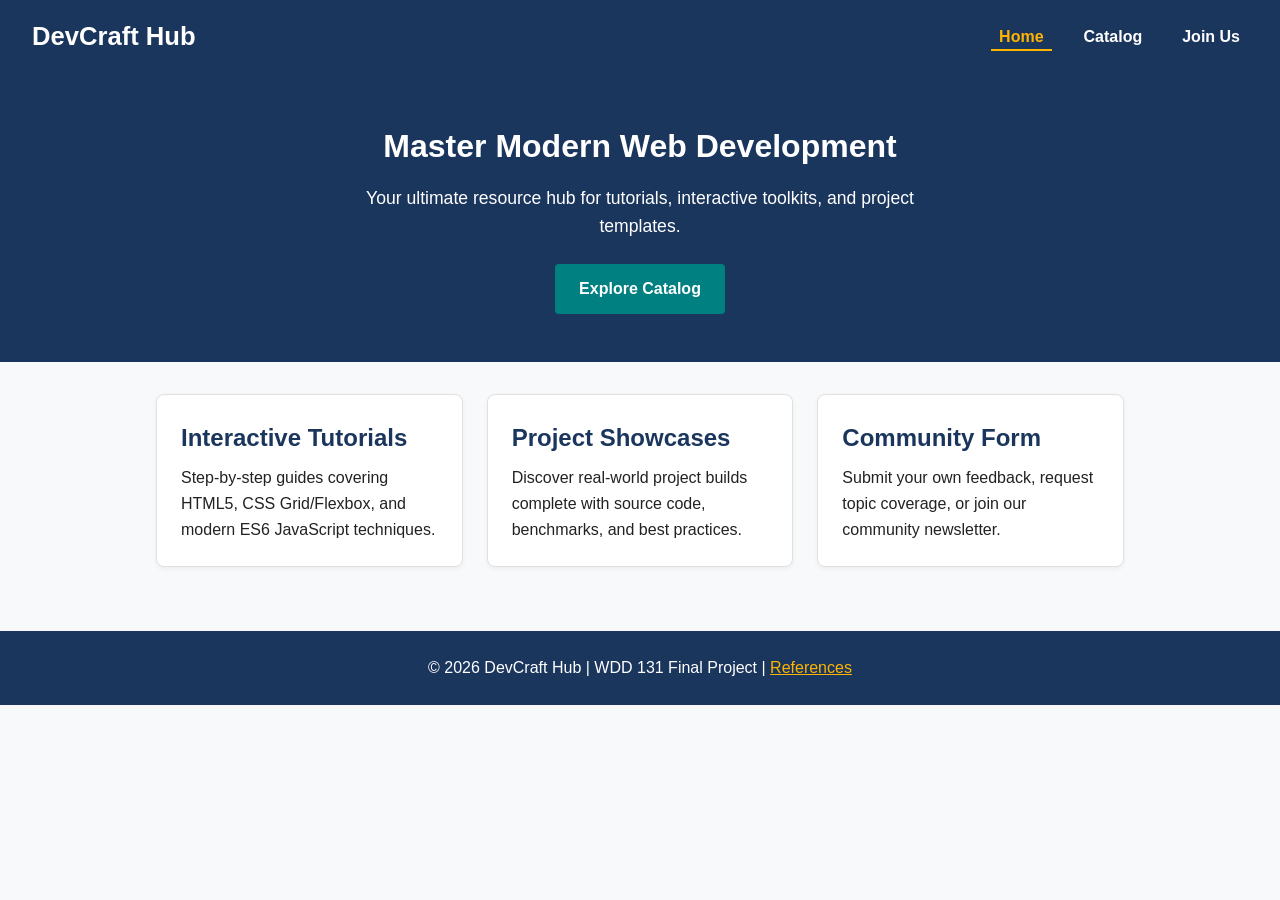
<file: project/index.html>
<!DOCTYPE html>
<html lang="en">
<head>
    <meta charset="UTF-8">
    <meta name="viewport" content="width=device-width, initial-scale=1.0">
    <title>DevCraft Hub - Home</title>
    <meta name="description" content="Explore DevCraft Hub web development resources, tutorials, and community project showcases.">
    <meta name="author" content="Your Name">
    <link rel="stylesheet" href="styles/style.css">
    <script src="scripts/main.js" defer></script>
</head>
<body>
    <header>
        <div class="logo">
            <a href="index.html">DevCraft Hub</a>
        </div>
        <nav>
            <ul>
                <li><a href="index.html" class="active">Home</a></li>
                <li><a href="catalog.html">Catalog</a></li>
                <li><a href="form.html">Join Us</a></li>
            </ul>
        </nav>
    </header>

    <main>
        <section class="hero">
            <h1>Master Modern Web Development</h1>
            <p>Your ultimate resource hub for tutorials, interactive toolkits, and project templates.</p>
            <a href="catalog.html" class="btn">Explore Catalog</a>
        </section>

        <section class="features">
            <div class="card">
                <h2>Interactive Tutorials</h2>
                <p>Step-by-step guides covering HTML5, CSS Grid/Flexbox, and modern ES6 JavaScript techniques.</p>
            </div>
            <div class="card">
                <h2>Project Showcases</h2>
                <p>Discover real-world project builds complete with source code, benchmarks, and best practices.</p>
            </div>
            <div class="card">
                <h2>Community Form</h2>
                <p>Submit your own feedback, request topic coverage, or join our community newsletter.</p>
            </div>
        </section>
    </main>

    <footer>
        <p>&copy; 2026 DevCraft Hub | WDD 131 Final Project | <a href="references.html">References</a></p>
    </footer>
</body>
</html>
</file>
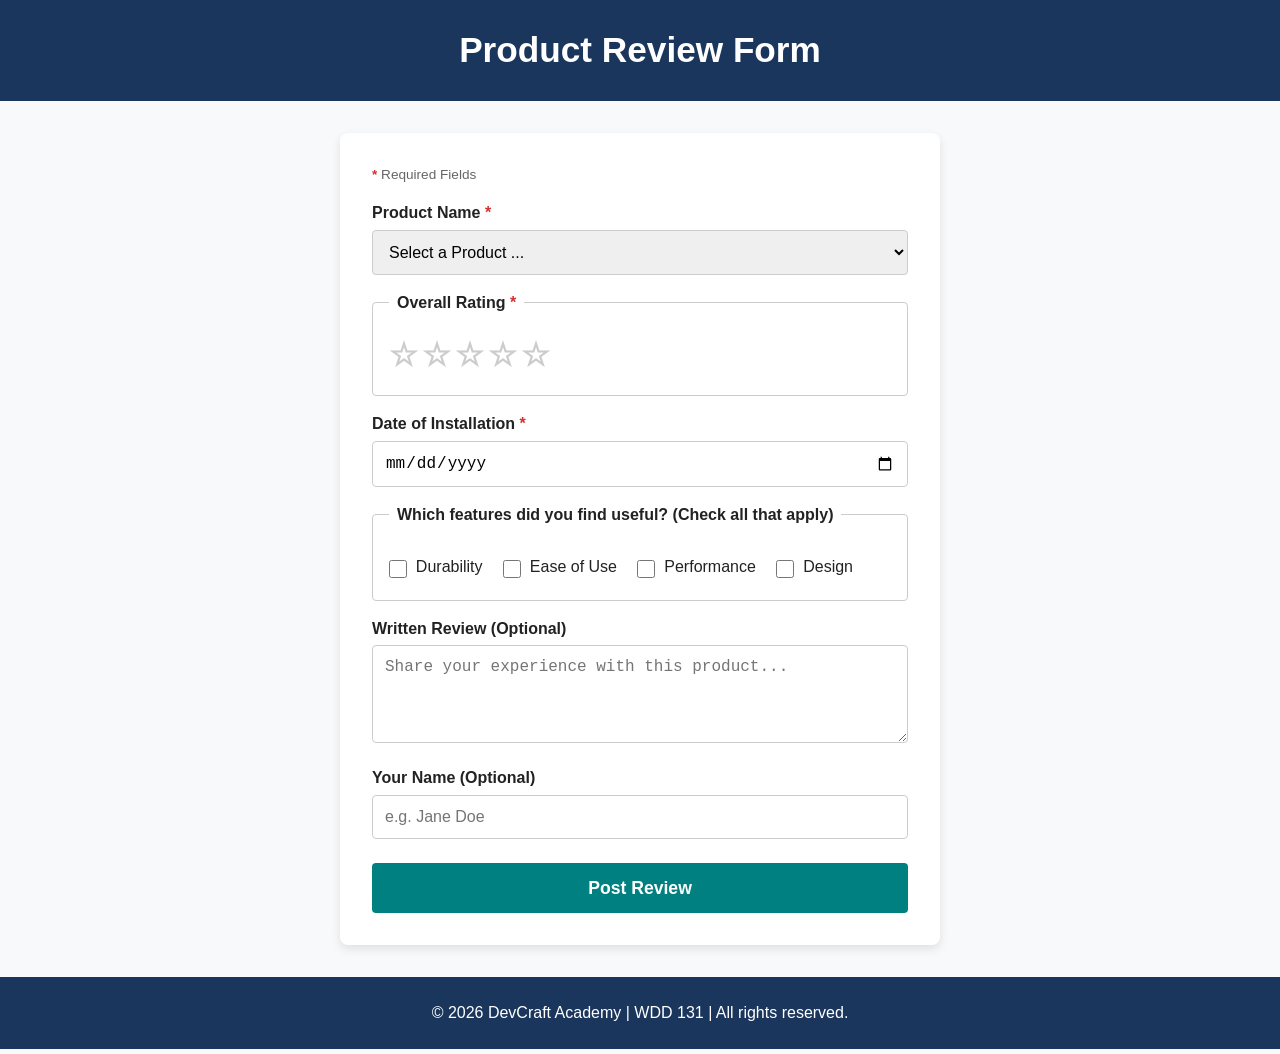
<file: form.html>
<!DOCTYPE html>
<html lang="en">
<head>
    <meta charset="UTF-8">
    <meta name="viewport" content="width=device-width, initial-scale=1.0">
    <title>Product Review - DevCraft Academy</title>
    <meta name="description" content="Submit a product review for DevCraft Academy learning materials and tools.">
    <meta name="author" content="Your Name">
    <link rel="stylesheet" href="styles/form.css">
    <script src="scripts/form.js" defer></script>
</head>
<body>
    <header>
        <h1>Product Review Form</h1>
    </header>

    <main>
        <form method="get" action="review.html" class="wf1">
            <p class="required-note"><span class="required">*</span> Required Fields</p>

            <!-- Product Name -->
            <label for="productName">Product Name <span class="required">*</span></label>
            <select id="productName" name="productName" required>
                <option value="" disabled selected>Select a Product ...</option>
            </select>

            <!-- Overall Rating -->
            <fieldset class="rating-fieldset">
                <legend>Overall Rating <span class="required">*</span></legend>
                <div class="rating">
                    <input type="radio" id="star5" name="rating" value="5" required><label for="star5" title="5 stars">☆</label>
                    <input type="radio" id="star4" name="rating" value="4" required><label for="star4" title="4 stars">☆</label>
                    <input type="radio" id="star3" name="rating" value="3" required><label for="star3" title="3 stars">☆</label>
                    <input type="radio" id="star2" name="rating" value="2" required><label for="star2" title="2 stars">☆</label>
                    <input type="radio" id="star1" name="rating" value="1" required><label for="star1" title="1 star">☆</label>
                </div>
            </fieldset>

            <!-- Date of Installation -->
            <label for="installDate">Date of Installation <span class="required">*</span></label>
            <input type="date" id="installDate" name="installDate" required>

           <!-- Useful Features -->
<fieldset class="checkbox-fieldset">
    <legend>Which features did you find useful? (Check all that apply)</legend>
    
    <input type="checkbox" id="feature-durability" name="features" value="durability">
    <label for="feature-durability">Durability</label>

    <input type="checkbox" id="feature-ease" name="features" value="ease_of_use">
    <label for="feature-ease">Ease of Use</label>

    <input type="checkbox" id="feature-performance" name="features" value="performance">
    <label for="feature-performance">Performance</label>

    <input type="checkbox" id="feature-design" name="features" value="design">
    <label for="feature-design">Design</label>
</fieldset>

            <!-- Written Review -->
            <label for="writtenReview">Written Review (Optional)</label>
            <textarea id="writtenReview" name="writtenReview" rows="4" placeholder="Share your experience with this product..."></textarea>

            <!-- User Name -->
            <label for="userName">Your Name (Optional)</label>
            <input type="text" id="userName" name="userName" placeholder="e.g. Jane Doe">

            <!-- Submit Button -->
            <input type="submit" value="Post Review" class="submit-btn">
        </form>
    </main>

    <footer>
        <p>&copy; 2026 DevCraft Academy | WDD 131 | All rights reserved.</p>
    </footer>
</body>
</html>
</file>
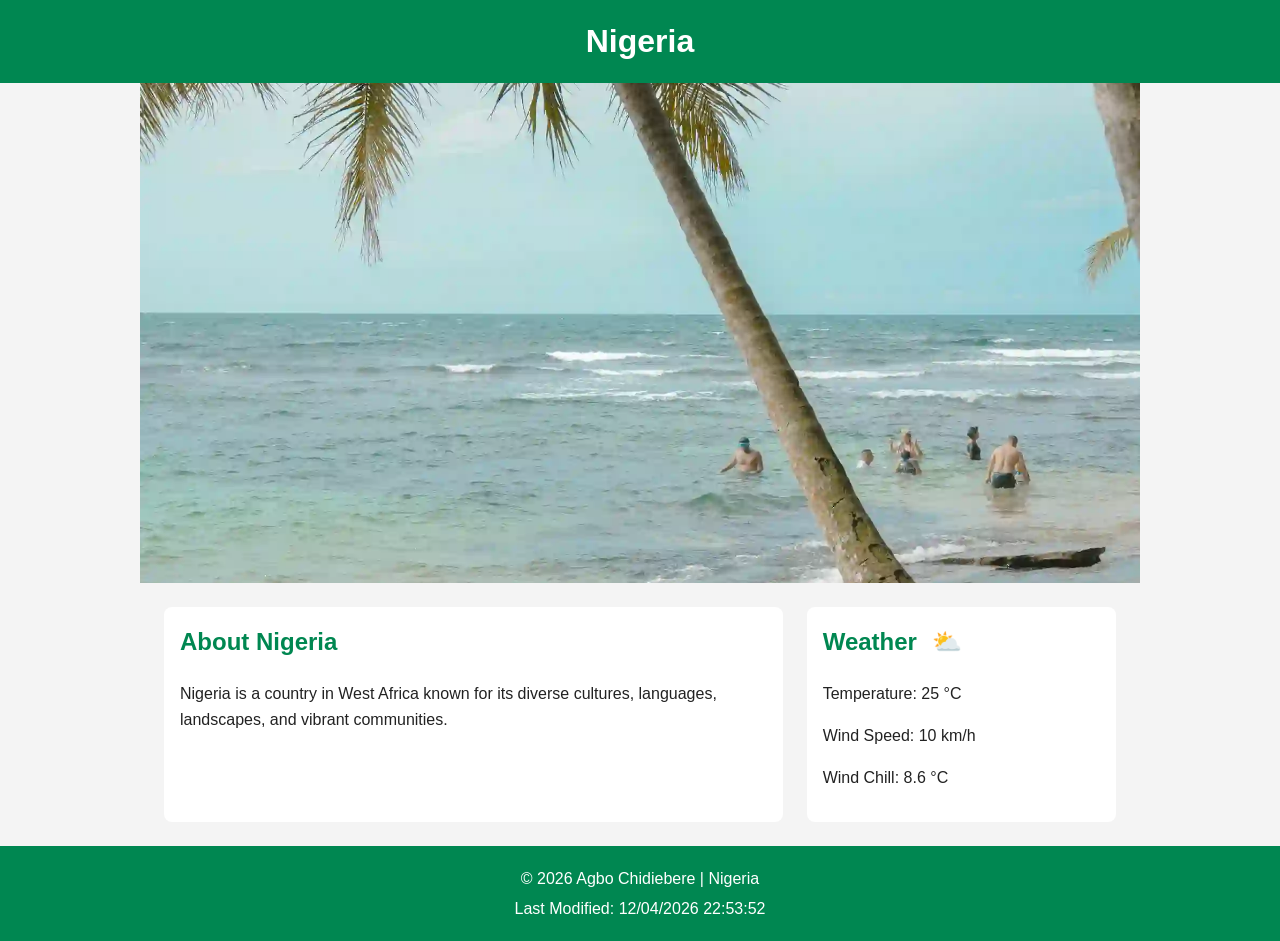
<file: place.html>
<!DOCTYPE html>
<html lang="en">
<head>
    <meta charset="UTF-8">
    <meta name="viewport" content="width=device-width, initial-scale=1.0">
    <meta name="description" content="Learn about Nigeria, its location, culture, and weather.">
    <meta name="author" content="Agbo Chidiebere">
    <title>Nigeria | Country Page</title>

    <link rel="stylesheet" href="styles/place.css">
    <script src="scripts/place.js" defer></script>
</head>

<body>
    <header>
        <h1>Nigeria</h1>
    </header>

    <main>
        <section class="hero">
            <picture>
                <source media="(min-width: 768px)" srcset="images/nigeria-large.webp">
                <img src="images/nigeria-small.webp" alt="A beautiful view of Nigeria" width="800" height="600">
            </picture>
        </section>

        <section class="content">
            <div class="about">
                <h2>About Nigeria</h2>
                <p>
                    Nigeria is a country in West Africa known for its diverse
                    cultures, languages, landscapes, and vibrant communities.
                </p>
            </div>

            <div class="weather">
                <h2>Weather</h2>
                <img class="weather-icon-mobile" src="images/weather.svg" alt="Partly cloudy weather">
                <p>Temperature: 25 °C</p>
                <p>Wind Speed: 10 km/h</p>
                <p>Wind Chill: <span id="windChill">N/A</span></p>
            </div>
        </section>
    </main>

    <footer>
        <p>&copy; <span id="currentYear"></span> Agbo
Chidiebere | Nigeria</p>
        <p>Last Modified: <span id="lastModified"></span></p>
    </footer>
</body>
</html>
</file>
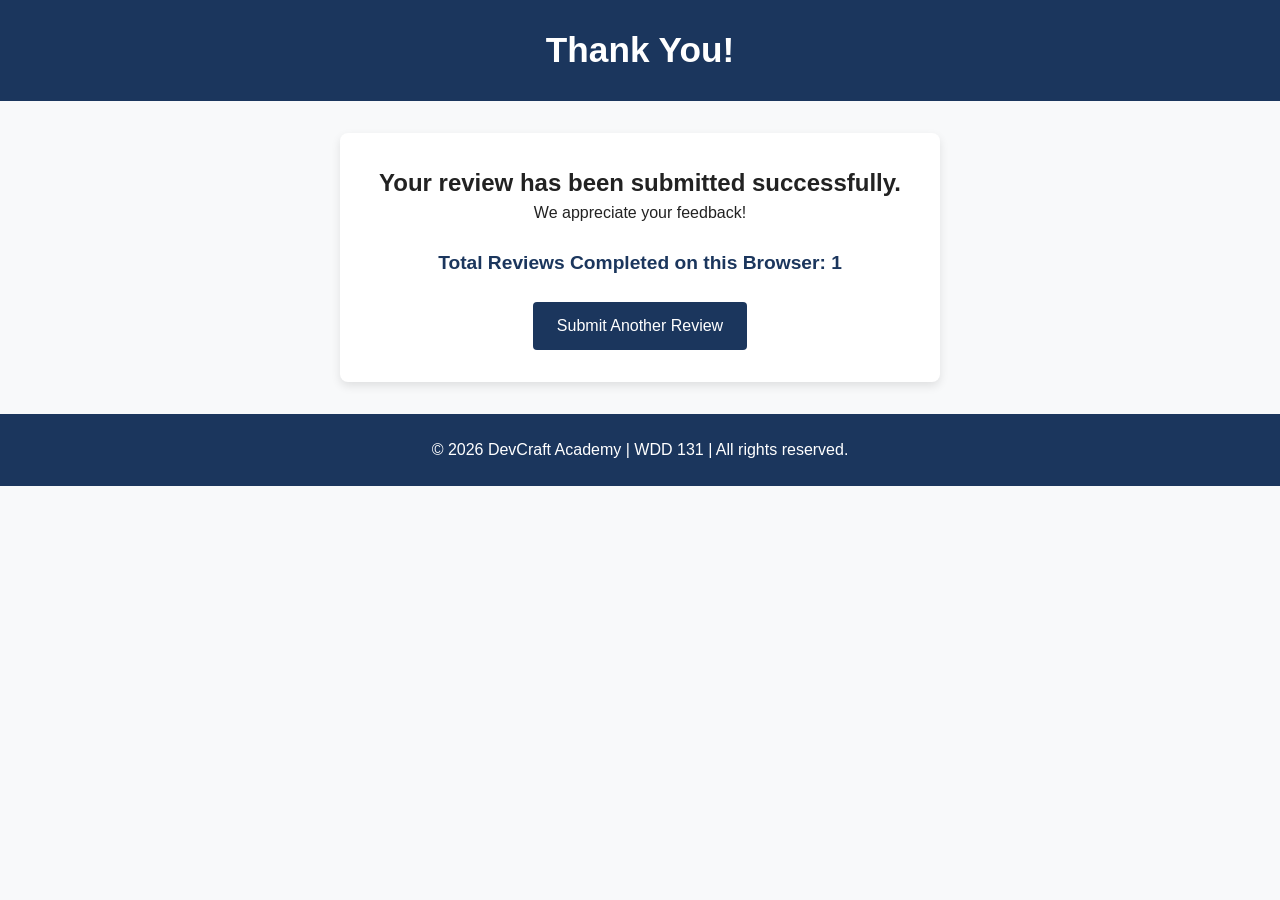
<file: review.html>
<!DOCTYPE html>
<html lang="en">
<head>
    <meta charset="UTF-8">
    <meta name="viewport" content="width=device-width, initial-scale=1.0">
    <title>Review Confirmation - DevCraft Academy</title>
    <link rel="stylesheet" href="styles/form.css">
    <script src="scripts/review.js" defer></script>
</head>
<body>
    <header>
        <h1>Thank You!</h1>
    </header>

    <main class="confirmation-container">
        <h2>Your review has been submitted successfully.</h2>
        <p>We appreciate your feedback!</p>
        <div class="counter-box">
            <p>Total Reviews Completed on this Browser: <span id="reviewCounter">0</span></p>
        </div>
        <a href="form.html" class="back-link">Submit Another Review</a>
    </main>

    <footer>
        <p>&copy; 2026 DevCraft Academy | WDD 131 | All rights reserved.</p>
    </footer>
</body>
</html>
</file>
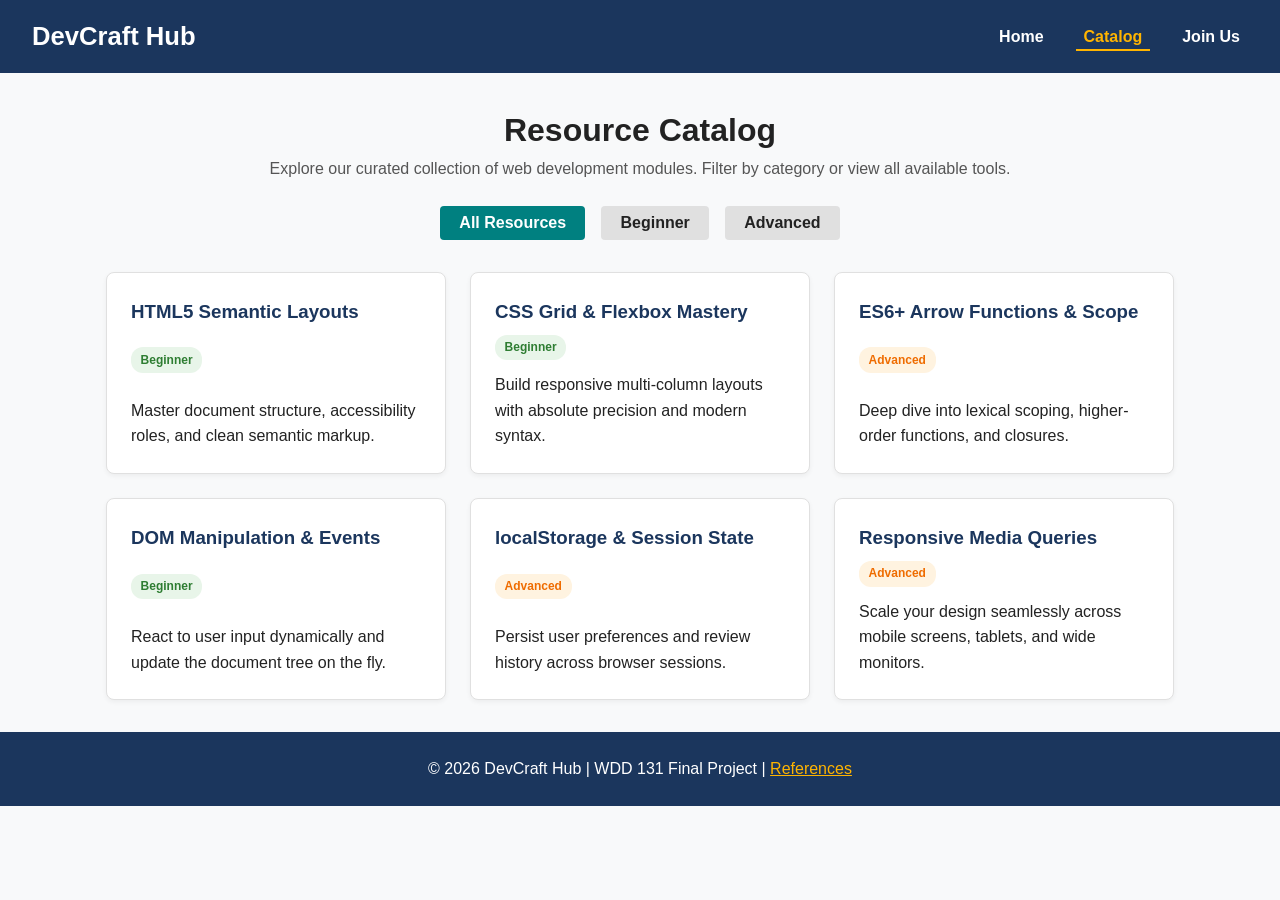
<file: project/catalog.html>
<!DOCTYPE html>
<html lang="en">
<head>
    <meta charset="UTF-8">
    <meta name="viewport" content="width=device-width, initial-scale=1.0">
    <title>Catalog - DevCraft Hub</title>
    <meta name="description" content="Browse DevCraft Hub resources, tutorials, and project tools dynamically populated via JavaScript.">
    <meta name="author" content="Your Name">
    <link rel="stylesheet" href="styles/style.css">
    <script src="scripts/main.js" defer></script>
</head>
<body>
    <header>
        <div class="logo">
            <a href="index.html">DevCraft Hub</a>
        </div>
        <nav>
            <ul>
                <li><a href="index.html">Home</a></li>
                <li><a href="catalog.html" class="active">Catalog</a></li>
                <li><a href="form.html">Join Us</a></li>
            </ul>
        </nav>
    </header>

    <main class="catalog-main">
        <h1>Resource Catalog</h1>
        <p class="catalog-intro">Explore our curated collection of web development modules. Filter by category or view all available tools.</p>

        <!-- Filter Buttons (DOM Interaction & Event Listeners) -->
        <div class="filter-buttons">
            <button id="all" class="filter-btn active">All Resources</button>
            <button id="beginner" class="filter-btn">Beginner</button>
            <button id="advanced" class="filter-btn">Advanced</button>
        </div>

        <!-- Dynamic Container where JS renders array data using template literals -->
        <div id="catalog-container" class="catalog-grid">
            <!-- JavaScript will populate items here -->
        </div>
    </main>

    <footer>
        <p>&copy; 2026 DevCraft Hub | WDD 131 Final Project | <a href="references.html">References</a></p>
    </footer>
</body>
</html>
</file>
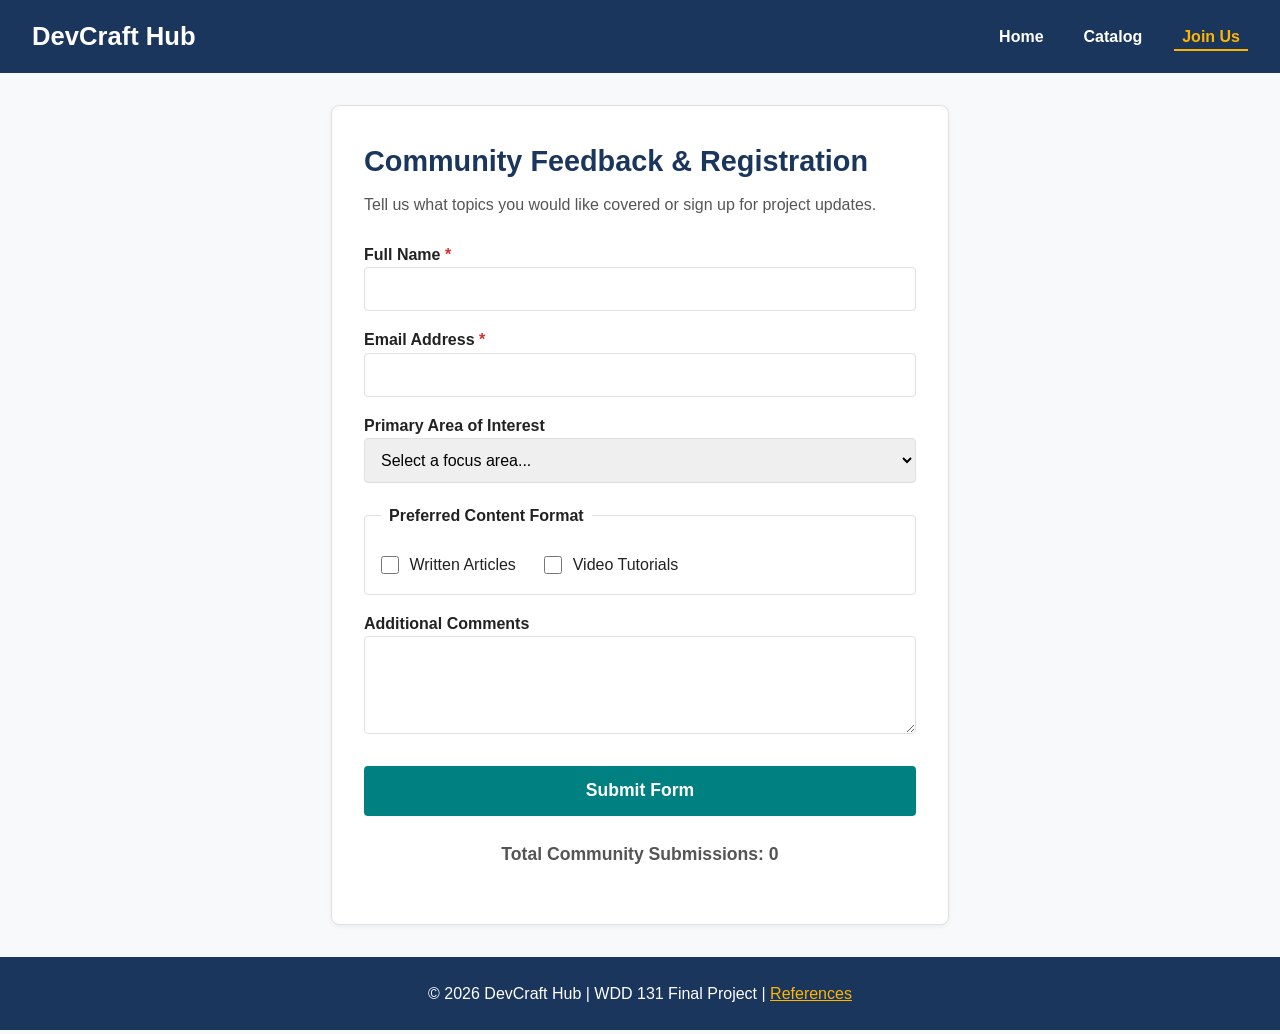
<file: project/form.html>
<!DOCTYPE html>
<html lang="en">
<head>
    <meta charset="UTF-8">
    <meta name="viewport" content="width=device-width, initial-scale=1.0">
    <title>Join Us - DevCraft Hub</title>
    <meta name="description" content="Submit your feedback or join the DevCraft Hub community network.">
    <meta name="author" content="Your Name">
    <link rel="stylesheet" href="styles/style.css">
    <script src="scripts/main.js" defer></script>
</head>
<body>
    <header>
        <div class="logo">
            <a href="index.html">DevCraft Hub</a>
        </div>
        <nav>
            <ul>
                <li><a href="index.html">Home</a></li>
                <li><a href="catalog.html">Catalog</a></li>
                <li><a href="form.html" class="active">Join Us</a></li>
            </ul>
        </nav>
    </header>

    <main class="form-main">
        <div class="form-container">
            <h1>Community Feedback & Registration</h1>
            <p>Tell us what topics you would like covered or sign up for project updates.</p>
            
            <form id="community-form" action="form.html" method="GET">
                <label for="fullname">Full Name <span class="required">*</span></label>
                <input type="text" id="fullname" name="fullname" required>

                <label for="email">Email Address <span class="required">*</span></label>
                <input type="email" id="email" name="email" required>

                <label for="topic">Primary Area of Interest</label>
                <select id="topic" name="topic">
                    <option value="" disabled selected>Select a focus area...</option>
                    <option value="html">HTML5 & Semantic Markup</option>
                    <option value="css">CSS Grid & Responsive Design</option>
                    <option value="js">JavaScript Arrays & DOM</option>
                </select>

                <fieldset class="checkbox-fieldset">
                    <legend>Preferred Content Format</legend>
                    <input type="checkbox" id="format-articles" name="format" value="articles">
                    <label for="format-articles">Written Articles</label>

                    <input type="checkbox" id="format-videos" name="format" value="videos">
                    <label for="format-videos">Video Tutorials</label>
                </fieldset>

                <label for="comments">Additional Comments</label>
                <textarea id="comments" name="comments" rows="4"></textarea>

                <button type="submit" class="submit-btn">Submit Form</button>
            </form>

            <div class="counter-display">
                <p>Total Community Submissions: <span id="submissionCounter">0</span></p>
            </div>
        </div>
    </main>

    <footer>
        <p>&copy; 2026 DevCraft Hub | WDD 131 Final Project | <a href="references.html">References</a></p>
    </footer>
</body>
</html>
</file>
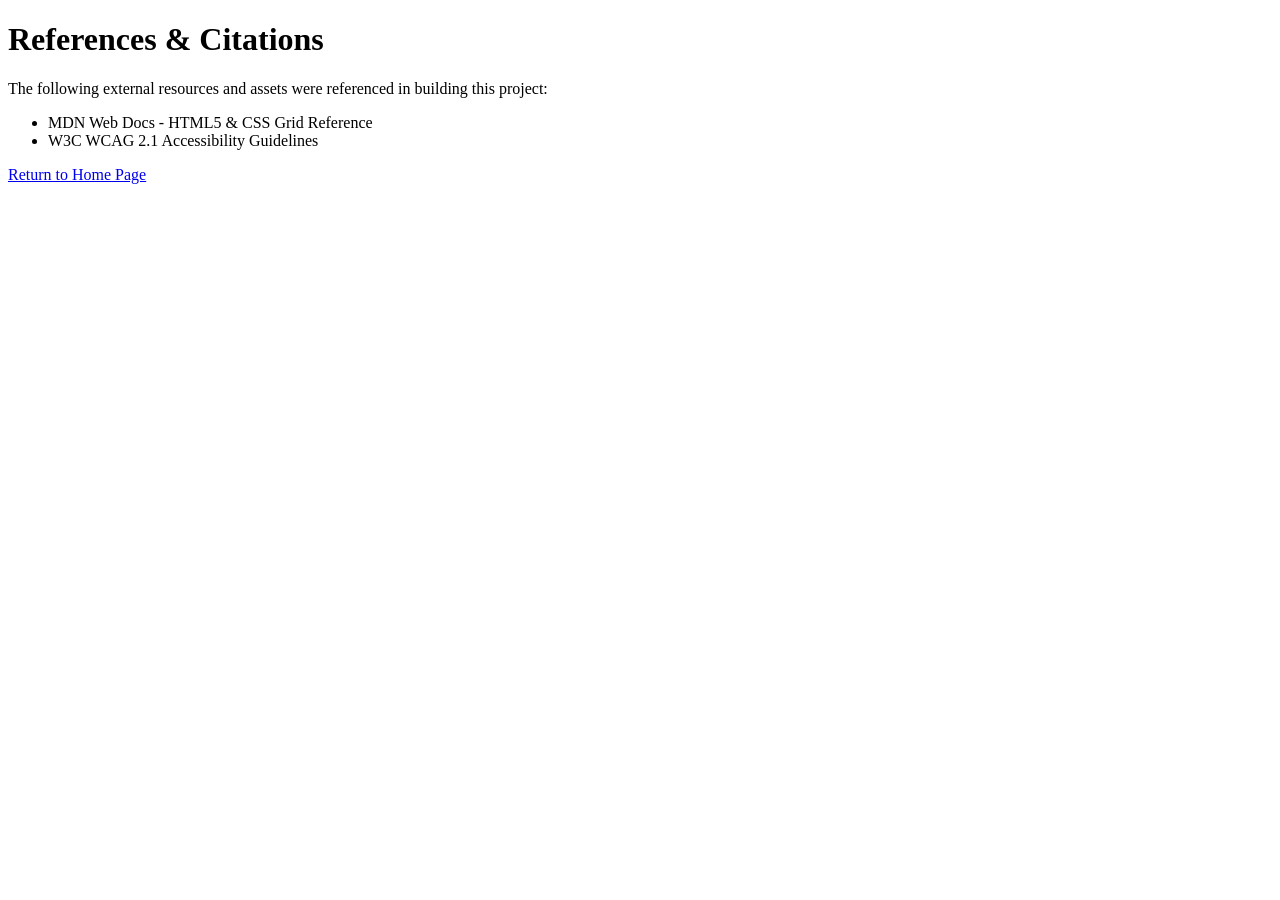
<file: project/references.html>
<!DOCTYPE html>
<html lang="en">
<head>
    <meta charset="UTF-8">
    <meta name="viewport" content="width=device-width, initial-scale=1.0">
    <title>References - DevCraft Hub</title>
</head>
<body>
    <h1>References & Citations</h1>
    <p>The following external resources and assets were referenced in building this project:</p>
    <ul>
        <li>MDN Web Docs - HTML5 & CSS Grid Reference</li>
        <li>W3C WCAG 2.1 Accessibility Guidelines</li>
    </ul>
    <p><a href="index.html">Return to Home Page</a></p>
</body>
</html>
</file>
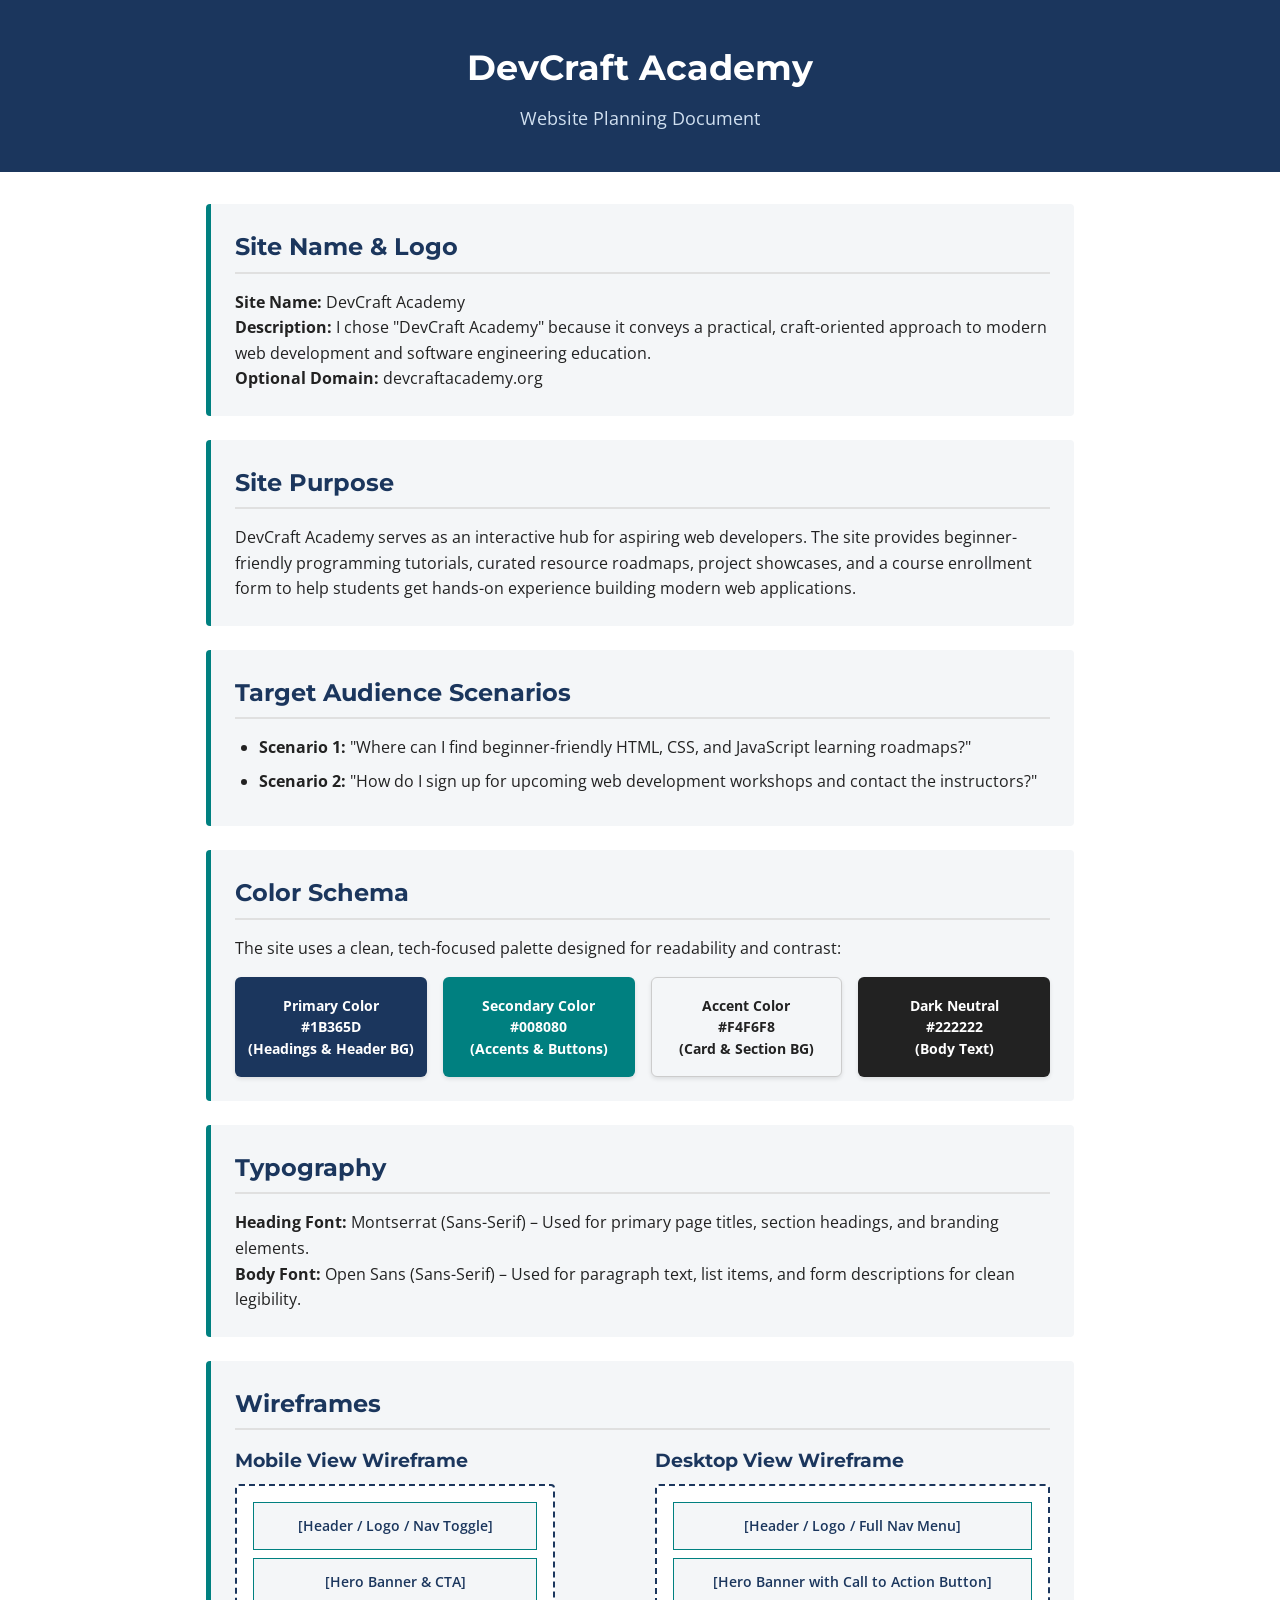
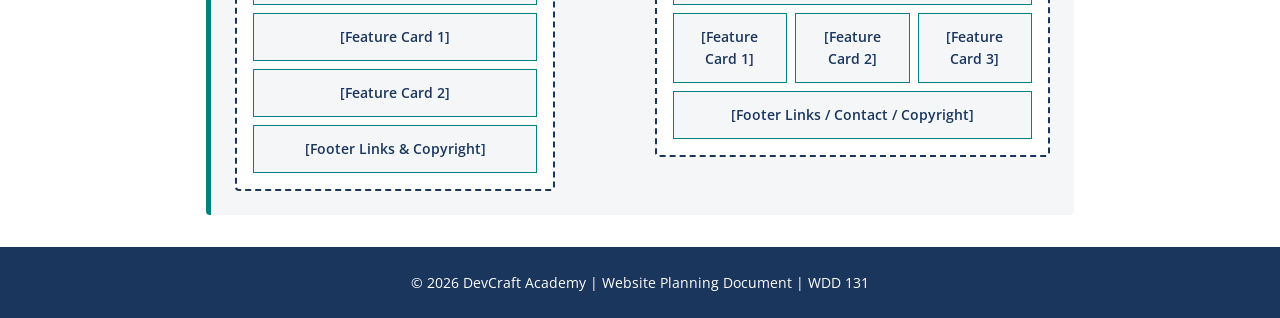
<file: project/siteplan.html>
<!DOCTYPE html>
<html lang="en">
<head>
    <meta charset="UTF-8">
    <meta name="viewport" content="width=device-width, initial-scale=1.0">
    <title>Website Site Plan - DevCraft Academy</title>
    <meta name="description" content="Site plan document for the DevCraft Academy web project outlining site purpose, color schema, typography, and wireframes.">
    <meta name="author" content="Your Name">
    <link rel="stylesheet" href="siteplan.css">
    <link rel="preconnect" href="https://fonts.googleapis.com">
    <link rel="preconnect" href="https://fonts.gstatic.com" crossorigin>
    <link href="https://fonts.googleapis.com/css2?family=Montserrat:wght@600;700&family=Open+Sans:wght@400;600&display=swap" rel="stylesheet">
</head>
<body>
    <header>
        <h1>DevCraft Academy</h1>
        <p>Website Planning Document</p>
    </header>

    <main>
        <!-- Site Name & Logo -->
        <section class="plan-section">
            <h2>Site Name & Logo</h2>
            <p><strong>Site Name:</strong> DevCraft Academy</p>
            <p><strong>Description:</strong> I chose "DevCraft Academy" because it conveys a practical, craft-oriented approach to modern web development and software engineering education.</p>
            <p><strong>Optional Domain:</strong> devcraftacademy.org</p>
        </section>

        <!-- Site Purpose -->
        <section class="plan-section">
            <h2>Site Purpose</h2>
            <p>DevCraft Academy serves as an interactive hub for aspiring web developers. The site provides beginner-friendly programming tutorials, curated resource roadmaps, project showcases, and a course enrollment form to help students get hands-on experience building modern web applications.</p>
        </section>

        <!-- Target Audience Scenarios -->
        <section class="plan-section">
            <h2>Target Audience Scenarios</h2>
            <ul>
                <li><strong>Scenario 1:</strong> "Where can I find beginner-friendly HTML, CSS, and JavaScript learning roadmaps?"</li>
                <li><strong>Scenario 2:</strong> "How do I sign up for upcoming web development workshops and contact the instructors?"</li>
            </ul>
        </section>

        <!-- Color Schema -->
        <section class="plan-section">
            <h2>Color Schema</h2>
            <p>The site uses a clean, tech-focused palette designed for readability and contrast:</p>
            <div class="color-palette">
                <div class="color-box primary">
                    <span>Primary Color<br>#1B365D<br>(Headings & Header BG)</span>
                </div>
                <div class="color-box secondary">
                    <span>Secondary Color<br>#008080<br>(Accents & Buttons)</span>
                </div>
                <div class="color-box accent">
                    <span>Accent Color<br>#F4F6F8<br>(Card & Section BG)</span>
                </div>
                <div class="color-box text">
                    <span>Dark Neutral<br>#222222<br>(Body Text)</span>
                </div>
            </div>
        </section>

        <!-- Typography -->
        <section class="plan-section">
            <h2>Typography</h2>
            <p><strong>Heading Font:</strong> Montserrat (Sans-Serif) – Used for primary page titles, section headings, and branding elements.</p>
            <p><strong>Body Font:</strong> Open Sans (Sans-Serif) – Used for paragraph text, list items, and form descriptions for clean legibility.</p>
        </section>

        <!-- Wireframes -->
        <section class="plan-section">
            <h2>Wireframes</h2>
            <div class="wireframe-container">
                <div class="wireframe-box">
                    <h3>Mobile View Wireframe</h3>
                    <div class="wireframe-mock mobile">
                        <div class="wf-header">[Header / Logo / Nav Toggle]</div>
                        <div class="wf-hero">[Hero Banner & CTA]</div>
                        <div class="wf-content">[Feature Card 1]</div>
                        <div class="wf-content">[Feature Card 2]</div>
                        <div class="wf-footer">[Footer Links & Copyright]</div>
                    </div>
                </div>

                <div class="wireframe-box">
                    <h3>Desktop View Wireframe</h3>
                    <div class="wireframe-mock desktop">
                        <div class="wf-header">[Header / Logo / Full Nav Menu]</div>
                        <div class="wf-hero">[Hero Banner with Call to Action Button]</div>
                        <div class="wf-grid">
                            <div class="wf-content">[Feature Card 1]</div>
                            <div class="wf-content">[Feature Card 2]</div>
                            <div class="wf-content">[Feature Card 3]</div>
                        </div>
                        <div class="wf-footer">[Footer Links / Contact / Copyright]</div>
                    </div>
                </div>
            </div>
        </section>
    </main>

    <footer>
        <p>&copy; 2026 DevCraft Academy | Website Planning Document | WDD 131</p>
    </footer>
</body>
</html>
</file>
<file: project/styles/style.css>
:root {
    --primary-color: #1B365D;
    --secondary-color: #008080;
    --accent-color: #FFB400;
    --bg-color: #F8F9FA;
    --card-bg: #FFFFFF;
    --text-color: #222222;
    --border-color: #E0E0E0;
}

* {
    box-sizing: border-box;
    margin: 0;
    padding: 0;
}

body {
    font-family: Arial, Helvetica, sans-serif;
    background-color: var(--bg-color);
    color: var(--text-color);
    line-height: 1.6;
}

/* Header & Navigation */
header {
    background-color: var(--primary-color);
    display: flex;
    flex-direction: column;
    align-items: center;
    padding: 1rem;
}

.logo a {
    color: #FFFFFF;
    font-size: 1.6rem;
    font-weight: bold;
    text-decoration: none;
}

nav ul {
    display: flex;
    list-style: none;
    gap: 1.5rem;
    margin-top: 0.75rem;
}

nav a {
    color: #FFFFFF;
    text-decoration: none;
    font-weight: bold;
    padding: 0.25rem 0.5rem;
}

nav a.active,
nav a:hover {
    color: var(--accent-color);
    border-bottom: 2px solid var(--accent-color);
}

/* Hero Section */
.hero {
    background-color: var(--primary-color);
    color: #FFFFFF;
    text-align: center;
    padding: 3rem 1.5rem;
    margin-bottom: 2rem;
}

.hero h1 {
    font-size: 2rem;
    margin-bottom: 0.75rem;
}

.hero p {
    font-size: 1.1rem;
    margin-bottom: 1.5rem;
    max-width: 600px;
    margin-left: auto;
    margin-right: auto;
}

.btn {
    display: inline-block;
    background-color: var(--secondary-color);
    color: #FFFFFF;
    padding: 0.75rem 1.5rem;
    text-decoration: none;
    border-radius: 4px;
    font-weight: bold;
}

.btn:hover {
    background-color: #006666;
}

/* Features Grid */
.features {
    display: grid;
    grid-template-columns: 1fr;
    gap: 1.5rem;
    max-width: 1000px;
    margin: 0 auto;
    padding: 0 1rem 2rem 1rem;
}

.card {
    background-color: var(--card-bg);
    border: 1px solid var(--border-color);
    border-radius: 8px;
    padding: 1.5rem;
    box-shadow: 0 2px 5px rgba(0,0,0,0.05);
}

.card h2 {
    color: var(--primary-color);
    margin-bottom: 0.5rem;
}

/* Footer */
footer {
    background-color: var(--primary-color);
    color: #FFFFFF;
    text-align: center;
    padding: 1.5rem;
    margin-top: 2rem;
}

footer a {
    color: var(--accent-color);
    text-decoration: underline;
}

/* Desktop & Tablet Layout (Responsive Media Query) */
@media screen and (min-width: 650px) {
    header {
        flex-direction: row;
        justify-content: space-between;
        padding: 1rem 2rem;
    }

    nav ul {
        margin-top: 0;
    }

    .features {
        grid-template-columns: repeat(3, 1fr);
    }
}
/* Catalog Styles */
.catalog-main {
    max-width: 1100px;
    margin: 2rem auto;
    padding: 0 1rem;
    text-align: center;
}

.catalog-intro {
    margin-bottom: 1.5rem;
    color: #555555;
}

.filter-buttons {
    display: flex;
    justify-content: center;
    gap: 1rem;
    margin-bottom: 2rem;
}

.filter-btn {
    background-color: #E0E0E0;
    border: none;
    padding: 0.5rem 1.2rem;
    font-size: 1rem;
    border-radius: 4px;
    cursor: pointer;
    font-weight: bold;
    color: var(--text-color);
}

.filter-btn.active,
.filter-btn:hover {
    background-color: var(--secondary-color);
    color: #FFFFFF;
}

.catalog-grid {
    display: grid;
    grid-template-columns: 1fr;
    gap: 1.5rem;
}

.catalog-card {
    background-color: var(--card-bg);
    border: 1px solid var(--border-color);
    border-radius: 8px;
    padding: 1.5rem;
    text-align: left;
    box-shadow: 0 2px 5px rgba(0,0,0,0.05);
    display: flex;
    flex-direction: column;
    justify-content: space-between;
}

.catalog-card h3 {
    color: var(--primary-color);
    margin-bottom: 0.5rem;
}

.badge {
    display: inline-block;
    font-size: 0.75rem;
    font-weight: bold;
    padding: 0.2rem 0.6rem;
    border-radius: 12px;
    margin-bottom: 0.75rem;
    width: fit-content;
}

.badge.beginner {
    background-color: #E8F5E9;
    color: #2E7D32;
}

.badge.advanced {
    background-color: #FFF3E0;
    color: #EF6C00;
}

/* Tablet & Desktop Responsive Layout for Catalog */
@media screen and (min-width: 700px) {
    .catalog-grid {
        grid-template-columns: repeat(2, 1fr);
    }
}

@media screen and (min-width: 1000px) {
    .catalog-grid {
        grid-template-columns: repeat(3, 1fr);
    }
}
/* Form Page Styles */
.form-main {
    max-width: 650px;
    margin: 2rem auto;
    padding: 0 1rem;
}

.form-container {
    background-color: var(--card-bg);
    border: 1px solid var(--border-color);
    border-radius: 8px;
    padding: 2rem;
    box-shadow: 0 2px 5px rgba(0,0,0,0.05);
}

.form-container h1 {
    color: var(--primary-color);
    font-size: 1.8rem;
    margin-bottom: 0.5rem;
}

.form-container p {
    color: #555555;
    margin-bottom: 1.5rem;
}

.form-container label {
    display: block;
    font-weight: bold;
    margin-top: 1rem;
    margin-bottom: 0.3srem;
    color: var(--text-color);
}

.form-container input[type="text"],
.form-container input[type="email"],
.form-container select,
.form-container textarea {
    width: 100%;
    padding: 0.75rem;
    border: 1px solid var(--border-color);
    border-radius: 4px;
    font-size: 1rem;
}

.required {
    color: #D32F2F;
}

.checkbox-fieldset {
    border: 1px solid var(--border-color);
    padding: 1rem;
    border-radius: 4px;
    margin-top: 1.2rem;
}

.checkbox-fieldset legend {
    font-weight: bold;
    padding: 0 0.5rem;
}

.checkbox-fieldset input[type="checkbox"] {
    margin-right: 0.4rem;
    margin-top: 0.5rem;
    width: 1.1rem;
    height: 1.1rem;
    vertical-align: middle;
}

.checkbox-fieldset label {
    display: inline-block;
    font-weight: normal;
    margin-top: 0.5rem;
    margin-right: 1.5rem;
    cursor: pointer;
    vertical-align: middle;
}

.submit-btn {
    display: block;
    width: 100%;
    background-color: var(--secondary-color);
    color: #FFFFFF;
    border: none;
    padding: 0.9rem;
    font-size: 1.1rem;
    font-weight: bold;
    border-radius: 4px;
    margin-top: 1.5rem;
    cursor: pointer;
}

.submit-btn:hover {
    background-color: #006666;
}

.counter-display {
    margin-top: 1.5rem;
    text-align: center;
    font-size: 1.1rem;
    font-weight: bold;
    color: var(--primary-color);
}
</file>
<file: styles/form.css>
:root {
    --primary-color: #1B365D;
    --secondary-color: #008080;
    --background-color: #F8F9FA;
    --text-color: #222222;
    --form-bg: #FFFFFF;
    --border-color: #CCCCCC;
}

* {
    box-sizing: border-box;
    margin: 0;
    padding: 0;
}

body {
    font-family: Arial, Helvetica, sans-serif;
    background-color: var(--background-color);
    color: var(--text-color);
    line-height: 1.5;
}

header {
    background-color: var(--primary-color);
    color: #FFFFFF;
    text-align: center;
    padding: 1.5rem;
}

main {
    max-width: 600px;
    margin: 2rem auto;
    padding: 0 1rem;
}

.wf1 {
    background-color: var(--form-bg);
    padding: 1.5rem;
    border-radius: 8px;
    box-shadow: 0 4px 10px rgba(0, 0, 0, 0.1);
}

.required-note {
    font-size: 0.85rem;
    margin-bottom: 1rem;
    color: #666666;
}

.required {
    color: #D32F2F;
    font-weight: bold;
}

label {
    display: block;
    font-weight: bold;
    margin-top: 1rem;
    margin-bottom: 0.3rem;
}

input[type="text"],
input[type="date"],
select,
textarea {
    width: 100%;
    padding: 0.75rem;
    border: 1px solid var(--border-color);
    border-radius: 4px;
    font-size: 1rem;
}

fieldset {
    border: 1px solid var(--border-color);
    padding: 1rem;
    border-radius: 4px;
    margin-top: 1rem;
}

legend {
    font-weight: bold;
    padding: 0 0.5rem;
}

/* Checkbox Styling */
.checkbox-fieldset {
    border: 1px solid var(--border-color);
    padding: 1rem;
    border-radius: 4px;
    margin-top: 1rem;
}

.checkbox-fieldset input[type="checkbox"] {
    margin-top: 0.75rem;
    margin-right: 0.3rem;
    width: 1.1rem;
    height: 1.1rem;
    vertical-align: middle;
}

.checkbox-fieldset label {
    display: inline-block;
    font-weight: normal;
    margin-top: 0.75rem;
    margin-right: 1rem;
    cursor: pointer;
    vertical-align: middle;
}

/* Star Rating Style */
.rating {
    display: flex;
    flex-direction: row-reverse;
    justify-content: flex-end;
    gap: 0.25rem;
}

.rating input {
    display: none;
}

.rating label {
    font-size: 2rem;
    color: #CCCCCC;
    cursor: pointer;
    margin: 0;
}

.rating input:checked ~ label,
.rating label:hover,
.rating label:hover ~ label {
    color: #FFB400;
}

.submit-btn {
    display: block;
    width: 100%;
    background-color: var(--secondary-color);
    color: #FFFFFF;
    border: none;
    padding: 0.9rem;
    font-size: 1.1rem;
    font-weight: bold;
    border-radius: 4px;
    margin-top: 1.5rem;
    cursor: pointer;
}

.submit-btn:hover {
    background-color: #006666;
}

/* Confirmation Page */
.confirmation-container {
    text-align: center;
    background: #FFFFFF;
    padding: 2rem;
    border-radius: 8px;
    box-shadow: 0 4px 10px rgba(0,0,0,0.1);
}

.counter-box {
    margin: 1.5rem 0;
    font-size: 1.2rem;
    font-weight: bold;
    color: var(--primary-color);
}

.back-link {
    display: inline-block;
    padding: 0.75rem 1.5rem;
    background-color: var(--primary-color);
    color: #FFFFFF;
    text-decoration: none;
    border-radius: 4px;
}

footer {
    text-align: center;
    padding: 1.5rem;
    background-color: var(--primary-color);
    color: #FFFFFF;
    margin-top: 2rem;
}

/* Media Query (Required by Audit Tool) */
@media screen and (min-width: 600px) {
    main {
        padding: 0;
    }

    .wf1 {
        padding: 2rem;
    }

    header h1 {
        font-size: 2.2rem;
    }
}
</file>
<file: styles/place.css>
:root {
    --primary-color: #008751;
    --secondary-color: #ffffff;
    --accent-color: #f4c430;
    --text-color: #222222;
    --light-background: #f4f4f4;
}

* {
    box-sizing: border-box;
}

body {
    margin: 0;
    font-family: Arial, sans-serif;
    color: var(--text-color);
    background-color: var(--light-background);
    line-height: 1.6;
}

header {
    background-color: var(--primary-color);
    color: var(--secondary-color);
    text-align: center;
    padding: 1rem;
}

header h1 {
    margin: 0;
}

main {
    max-width: 1000px;
    margin: 0 auto;
}

.hero img {
    display: block;
    width: 100%;
    height: auto;
}

.content {
    padding: 1rem;
}

.about,
.weather {
    background-color: var(--secondary-color);
    margin-bottom: 1rem;
    padding: 1rem;
    border-radius: 8px;
}

h2 {
    color: var(--primary-color);
    margin-top: 0;
}

.weather-icon-mobile {
    width: 60px;
    height: 60px;
}

footer {
    background-color: var(--primary-color);
    color: var(--secondary-color);
    text-align: center;
    padding: 1rem;
}

footer p {
    margin: 0.25rem;
}

@media screen and (min-width: 768px) {
    .hero img {
        max-height: 500px;
        object-fit: cover;
    }

    .content {
        display: grid;
        grid-template-columns: 2fr 1fr;
        gap: 1.5rem;
        padding: 1.5rem;
    }

    .about,
    .weather {
        margin-bottom: 0;
    }

    .weather-icon-mobile {
        display: none;
    }

    .weather h2::after {
        content: " ⛅";
        margin-left: 0.5rem;
    }
}
</file>
<file: project/siteplan.css>
/* Color Palette Variables */
:root {
    --primary-color: #1B365D;   /* Deep Navy */
    --secondary-color: #008080; /* Teal Accent */
    --background-color: #FFFFFF;
    --section-bg: #F4F6F8;      /* Light Off-White */
    --text-color: #222222;      /* Dark Charcoal */
    --heading-font: 'Montserrat', sans-serif;
    --body-font: 'Open Sans', sans-serif;
}

/* Global Reset & Base Styling */
* {
    box-sizing: border-box;
    margin: 0;
    padding: 0;
}

body {
    font-family: var(--body-font);
    color: var(--text-color);
    background-color: var(--background-color);
    line-height: 1.6;
    padding: 0;
}

/* Header Styling */
header {
    background-color: var(--primary-color);
    color: #FFFFFF;
    text-align: center;
    padding: 2.5rem 1rem;
}

header h1 {
    font-family: var(--heading-font);
    font-size: 2.2rem;
    margin-bottom: 0.5rem;
}

header p {
    font-size: 1.1rem;
    color: #D1E0F0;
}

/* Main Layout */
main {
    max-width: 900px;
    margin: 2rem auto;
    padding: 0 1rem;
}

.plan-section {
    background-color: var(--section-bg);
    border-left: 5px solid var(--secondary-color);
    padding: 1.5rem;
    margin-bottom: 1.5rem;
    border-radius: 4px;
}

.plan-section h2 {
    font-family: var(--heading-font);
    color: var(--primary-color);
    margin-bottom: 1rem;
    border-bottom: 2px solid #E0E0E0;
    padding-bottom: 0.3rem;
}

.plan-section ul {
    margin-left: 1.5rem;
}

.plan-section li {
    margin-bottom: 0.5rem;
}

/* Color Schema Display Boxes */
.color-palette {
    display: flex;
    flex-wrap: wrap;
    gap: 1rem;
    margin-top: 1rem;
}

.color-box {
    flex: 1 1 180px;
    height: 100px;
    display: flex;
    align-items: center;
    justify-content: center;
    text-align: center;
    font-weight: bold;
    font-size: 0.85rem;
    border-radius: 6px;
    padding: 0.5rem;
    box-shadow: 0 2px 4px rgba(0,0,0,0.1);
}

.color-box.primary {
    background-color: #1B365D;
    color: #FFFFFF;
}

.color-box.secondary {
    background-color: #008080;
    color: #FFFFFF;
}

.color-box.accent {
    background-color: #F4F6F8;
    color: #222222;
    border: 1px solid #CCCCCC;
}

.color-box.text {
    background-color: #222222;
    color: #FFFFFF;
}

/* Wireframe Layout Styling */
.wireframe-container {
    display: flex;
    flex-direction: column;
    gap: 1.5rem;
    margin-top: 1rem;
}

.wireframe-box h3 {
    font-family: var(--heading-font);
    color: var(--primary-color);
    margin-bottom: 0.5rem;
}

.wireframe-mock {
    border: 2px dashed var(--primary-color);
    padding: 1rem;
    background-color: #FFFFFF;
    display: flex;
    flex-direction: column;
    gap: 0.5rem;
    border-radius: 4px;
}

.wireframe-mock.mobile {
    max-width: 320px;
}

.wf-header, .wf-hero, .wf-content, .wf-footer {
    background-color: var(--section-bg);
    border: 1px solid var(--secondary-color);
    padding: 0.75rem;
    text-align: center;
    font-size: 0.85rem;
    font-weight: 600;
    color: var(--primary-color);
}

.wf-grid {
    display: flex;
    gap: 0.5rem;
}

.wf-grid .wf-content {
    flex: 1;
}

/* Footer Styling */
footer {
    text-align: center;
    padding: 1.5rem;
    background-color: var(--primary-color);
    color: #FFFFFF;
    font-size: 0.9rem;
    margin-top: 2rem;
}

/* Media Queries */
@media (min-width: 768px) {
    .wireframe-container {
        flex-direction: row;
    }

    .wireframe-box {
        flex: 1;
    }
}
</file>
